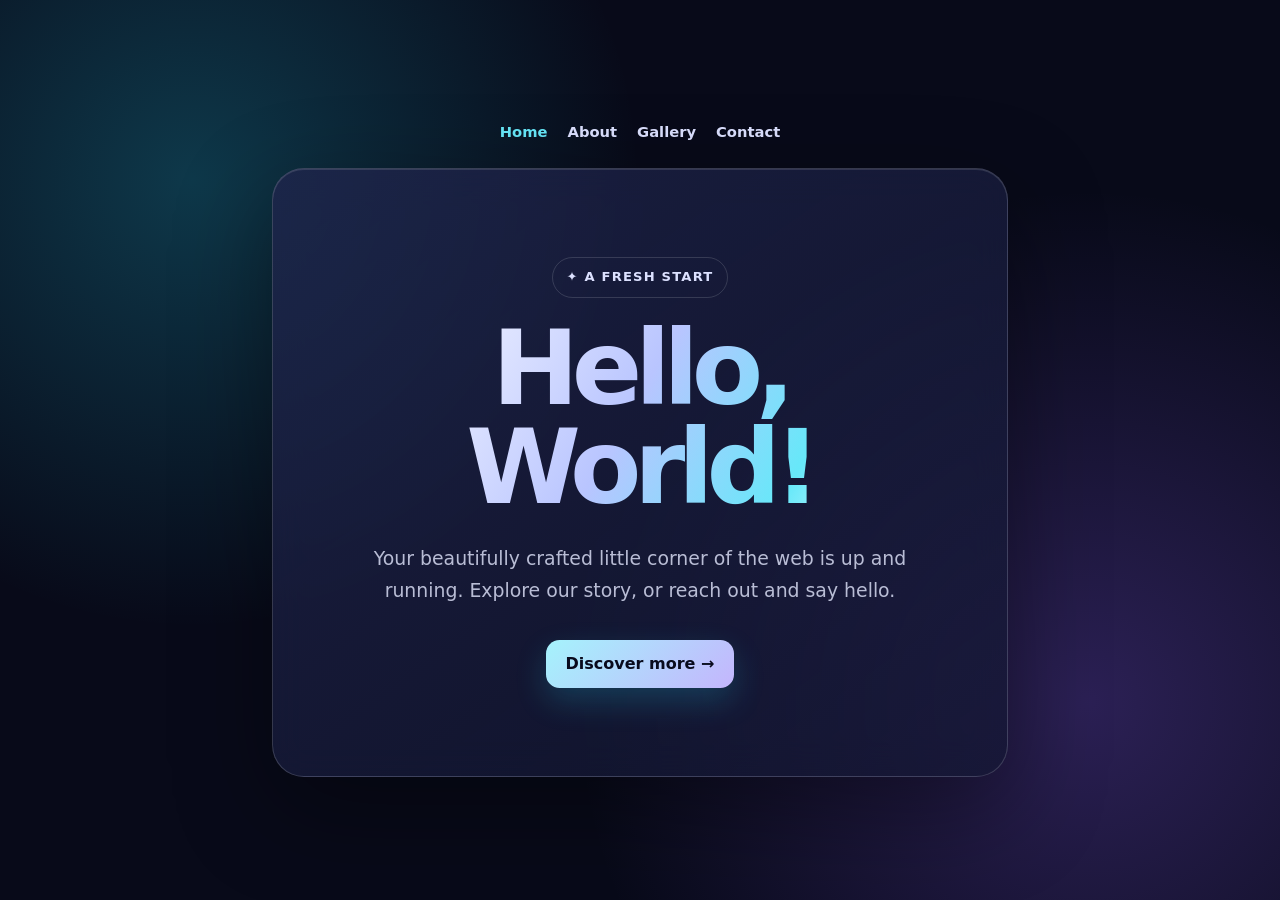
<file: index.html>
<!doctype html>
<html lang="en">
  <head>
    <meta charset="UTF-8" />
    <meta name="viewport" content="width=device-width, initial-scale=1.0" />
    <meta name="description" content="A polished Hello World home page." />
    <title>Home | Hello, World!</title>
    <link rel="stylesheet" href="styles.css" />
  </head>
  <body>
    <main>
      <nav aria-label="Main navigation">
        <a class="active" href="index.html" aria-current="page">Home</a>
        <a href="about.html">About</a>
        <a href="gallery.html">Gallery</a>
        <a href="contact.html">Contact</a>
      </nav>

      <section class="card" aria-labelledby="title">
        <p class="eyebrow">✦ A fresh start</p>
        <h1 id="title">Hello, World!</h1>
        <p>Your beautifully crafted little corner of the web is up and running. Explore our story, or reach out and say hello.</p>
        <a class="button" href="about.html">Discover more →</a>
      </section>
    </main>
  </body>
</html>
</file>
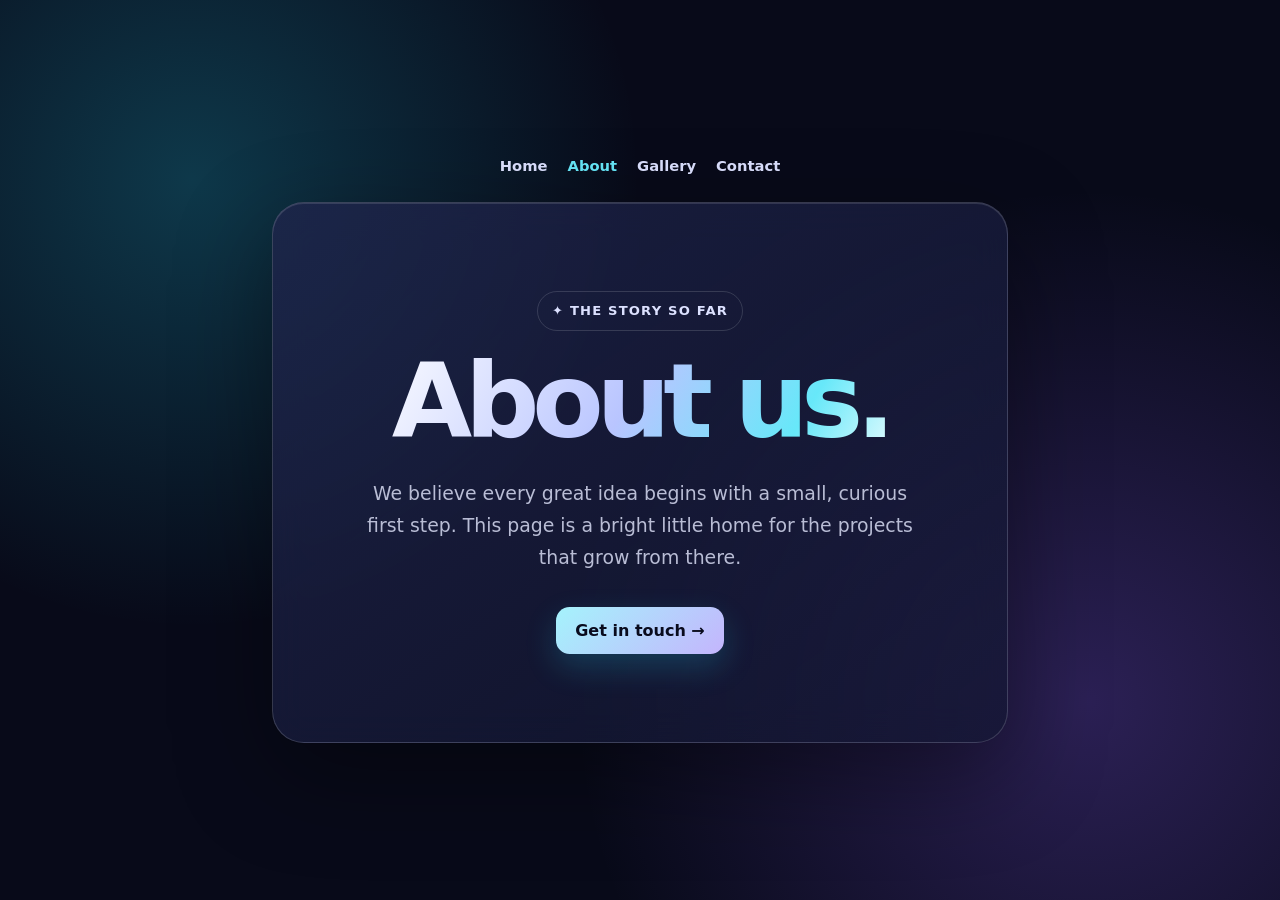
<file: about.html>
<!doctype html>
<html lang="en">
  <head>
    <meta charset="UTF-8" />
    <meta name="viewport" content="width=device-width, initial-scale=1.0" />
    <meta name="description" content="About this Hello World project." />
    <title>About | Hello, World!</title>
    <link rel="stylesheet" href="styles.css" />
  </head>
  <body>
    <main>
      <nav aria-label="Main navigation">
        <a href="index.html">Home</a>
        <a class="active" href="about.html" aria-current="page">About</a>
        <a href="gallery.html">Gallery</a>
        <a href="contact.html">Contact</a>
      </nav>
      <section class="card" aria-labelledby="title">
        <p class="eyebrow">✦ The story so far</p>
        <h1 id="title">About us.</h1>
        <p>We believe every great idea begins with a small, curious first step. This page is a bright little home for the projects that grow from there.</p>
        <a class="button" href="contact.html">Get in touch →</a>
      </section>
    </main>
  </body>
</html>
</file>
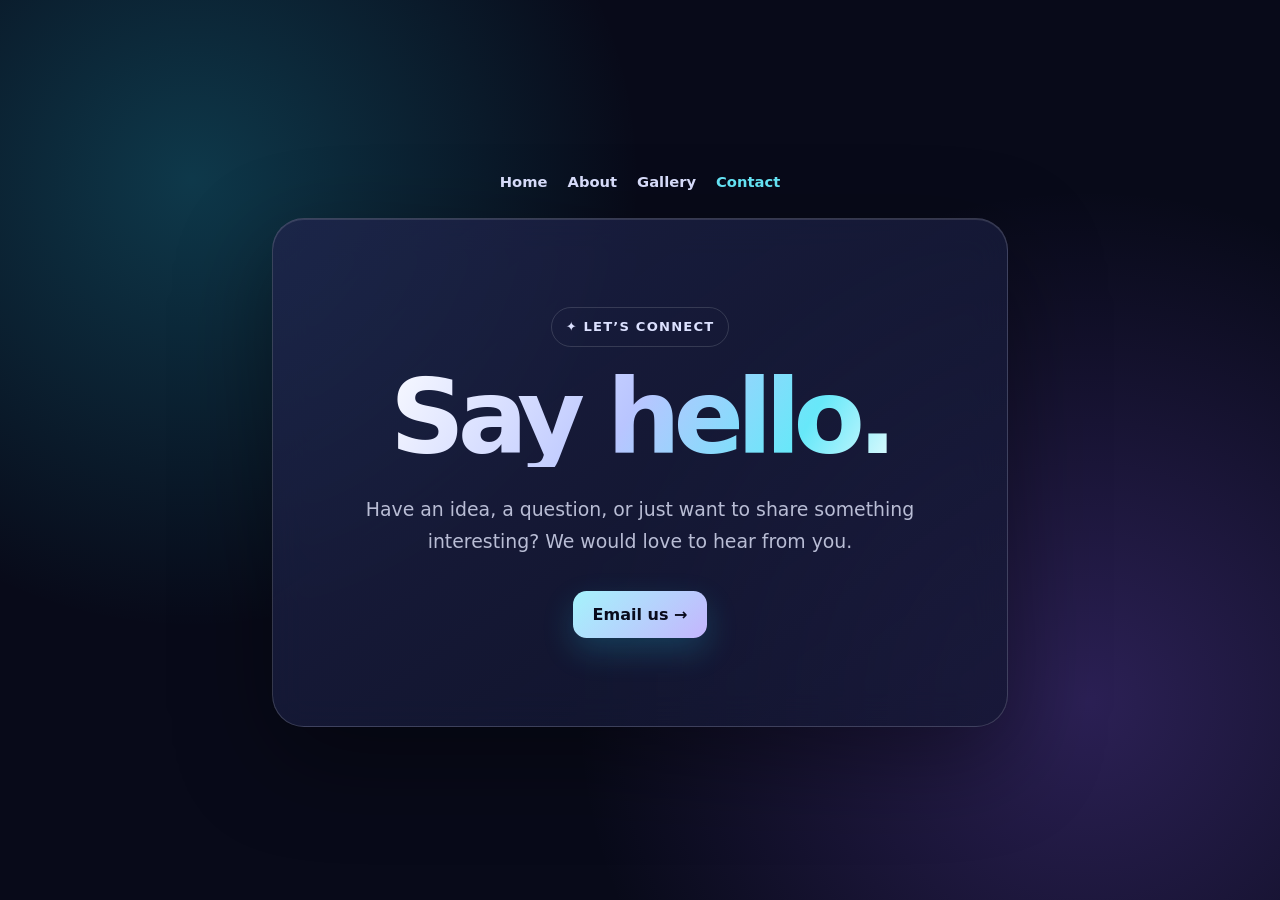
<file: contact.html>
<!doctype html>
<html lang="en">
  <head>
    <meta charset="UTF-8" />
    <meta name="viewport" content="width=device-width, initial-scale=1.0" />
    <meta name="description" content="Contact the Hello World project." />
    <title>Contact us | Hello, World!</title>
    <link rel="stylesheet" href="styles.css" />
  </head>
  <body>
    <main>
      <nav aria-label="Main navigation">
        <a href="index.html">Home</a>
        <a href="about.html">About</a>
        <a href="gallery.html">Gallery</a>
        <a class="active" href="contact.html" aria-current="page">Contact</a>
      </nav>
      <section class="card" aria-labelledby="title">
        <p class="eyebrow">✦ Let’s connect</p>
        <h1 id="title">Say hello.</h1>
        <p>Have an idea, a question, or just want to share something interesting? We would love to hear from you.</p>
        <a class="button" href="mailto:hello@example.com">Email us →</a>
      </section>
    </main>
  </body>
</html>
</file>
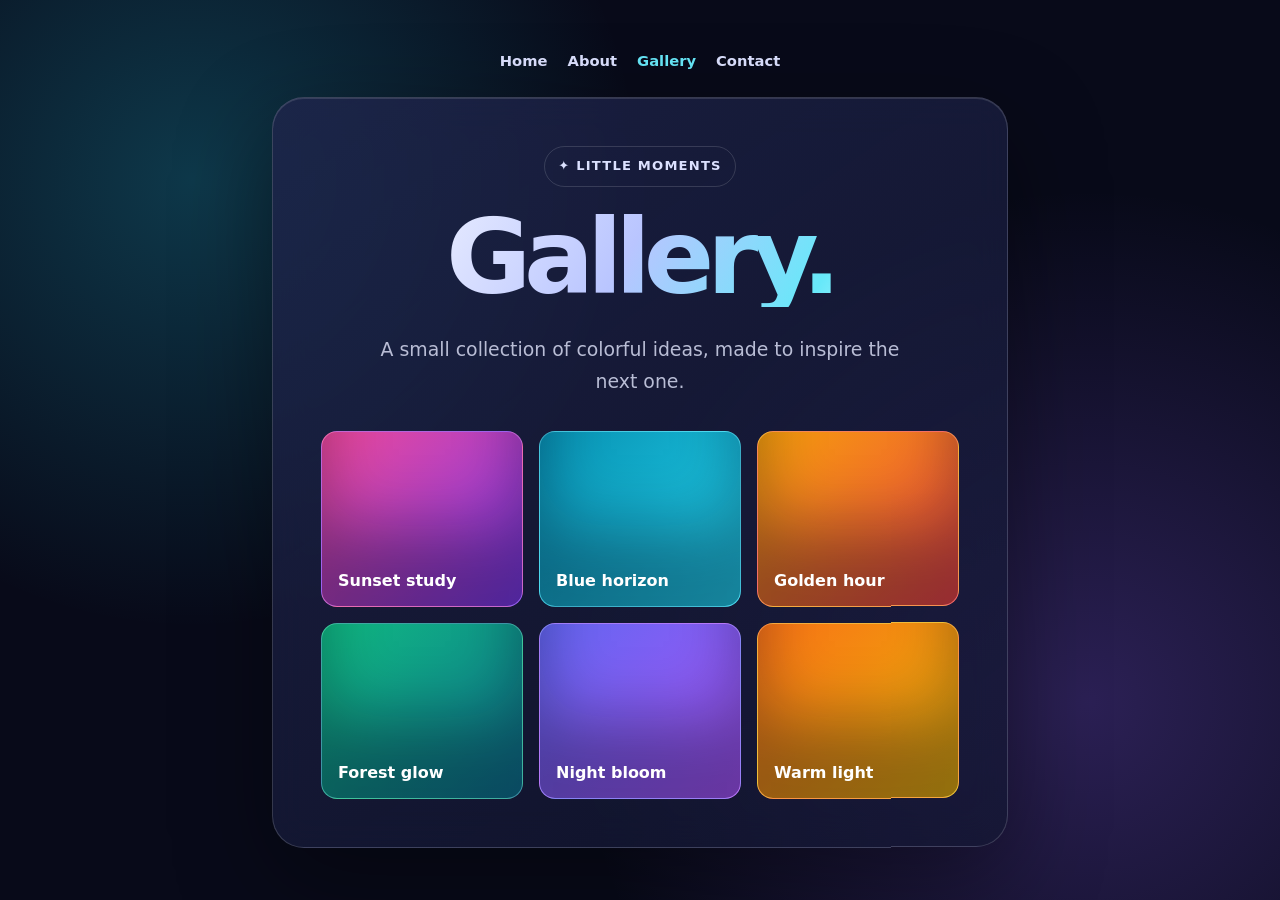
<file: gallary.html>
<!doctype html>
<html lang="en">
  <head>
    <meta charset="UTF-8" />
    <meta name="viewport" content="width=device-width, initial-scale=1.0" />
    <meta name="description" content="A colorful collection of creative moments." />
    <title>Gallery | Hello, World!</title>
    <link rel="stylesheet" href="styles.css" />
  </head>
  <body>
    <main>
      <nav aria-label="Main navigation">
        <a href="index.html">Home</a>
        <a href="about.html">About</a>
        <a class="active" href="gallery.html" aria-current="page">Gallery</a>
        <a href="contact.html">Contact</a>
      </nav>

      <section class="card gallery-card" aria-labelledby="title">
        <p class="eyebrow">✦ Little moments</p>
        <h1 id="title">Gallery.</h1>
        <p>A small collection of colorful ideas, made to inspire the next one.</p>
        <div class="gallery" aria-label="Creative gallery">
          <div class="gallery-item">Sunset study</div>
          <div class="gallery-item">Blue horizon</div>
          <div class="gallery-item">Golden hour</div>
          <div class="gallery-item">Forest glow</div>
          <div class="gallery-item">Night bloom</div>
          <div class="gallery-item">Warm light</div>
        </div>
      </section>
    </main>
  </body>
</html>
</file>
<file: styles.css>
:root { color-scheme: dark; }
* { box-sizing: border-box; }
body { min-height: 100vh; margin: 0; display: grid; place-items: center; overflow: hidden; padding: 1.5rem; color: #f6f7ff; font-family: Inter, ui-sans-serif, system-ui, -apple-system, "Segoe UI", sans-serif; background: radial-gradient(circle at 15% 20%, rgba(34, 211, 238, .23), transparent 28rem), radial-gradient(circle at 85% 78%, rgba(139, 92, 246, .27), transparent 32rem), #080a19; }
main { width: min(100%, 46rem); text-align: center; }
nav { display: flex; justify-content: center; gap: 1.25rem; margin-bottom: 1.75rem; }
nav a { color: #dce1ff; font-size: .92rem; font-weight: 700; text-decoration: none; }
nav a:hover, nav a:focus-visible, nav a.active { color: #67e8f9; }
.card { padding: clamp(2.5rem, 7vw, 5.5rem); border: 1px solid rgba(255, 255, 255, .16); border-radius: 2rem; background: linear-gradient(145deg, rgba(31, 36, 75, .8), rgba(18, 22, 48, .68)); box-shadow: 0 2rem 6rem rgba(0, 0, 0, .38), inset 0 1px rgba(255, 255, 255, .12); backdrop-filter: blur(18px); animation: enter 700ms cubic-bezier(.2, .8, .2, 1) both; }
.eyebrow { display: inline-block; margin: 0 0 1.35rem; padding: .5rem .85rem; border: 1px solid rgba(255, 255, 255, .14); border-radius: 999px; color: #dce1ff; font-size: .82rem; font-weight: 700; letter-spacing: .09em; text-transform: uppercase; }
h1 { margin: 0; font-size: clamp(3.1rem, 10vw, 6.5rem); line-height: .95; letter-spacing: -.07em; background: linear-gradient(120deg, #fff, #b9c5ff 48%, #67e8f9 78%, #fff); -webkit-background-clip: text; background-clip: text; color: transparent; }
p { max-width: 35rem; margin: 1.6rem auto 2.1rem; color: #b9bdd5; font-size: clamp(1rem, 2vw, 1.18rem); line-height: 1.7; }
.button { display: inline-block; padding: .9rem 1.2rem; border: 0; border-radius: .85rem; color: #090b1d; background: linear-gradient(135deg, #a5f3fc, #c4b5fd); box-shadow: 0 .8rem 2rem rgba(34, 211, 238, .2); cursor: pointer; font: inherit; font-weight: 800; text-decoration: none; transition: transform 180ms ease, box-shadow 180ms ease; }
.button:hover { transform: translateY(-3px); box-shadow: 0 1.1rem 2.4rem rgba(139, 92, 246, .35); }
.button:focus-visible { outline: 3px solid white; outline-offset: 4px; }
.gallery-card { padding: clamp(1.5rem, 5vw, 3rem); }
.gallery { display: grid; grid-template-columns: repeat(3, 1fr); gap: 1rem; margin-top: 2rem; }
.gallery-item { min-height: 11rem; display: grid; place-items: end start; padding: 1rem; border: 1px solid rgba(255, 255, 255, .2); border-radius: 1rem; color: white; font-weight: 800; text-align: left; box-shadow: inset 0 -5rem 4rem rgba(4, 6, 24, .38); transition: transform 180ms ease; }
.gallery-item:hover { transform: translateY(-5px); }
.gallery-item:nth-child(1) { background: linear-gradient(135deg, #ec4899, #7c3aed); }
.gallery-item:nth-child(2) { background: linear-gradient(135deg, #0891b2, #22d3ee); }
.gallery-item:nth-child(3) { background: linear-gradient(135deg, #f59e0b, #ef4444); }
.gallery-item:nth-child(4) { background: linear-gradient(135deg, #10b981, #0e7490); }
.gallery-item:nth-child(5) { background: linear-gradient(135deg, #6366f1, #a855f7); }
.gallery-item:nth-child(6) { background: linear-gradient(135deg, #f97316, #eab308); }
@media (max-width: 38rem) { .gallery { grid-template-columns: repeat(2, 1fr); } .gallery-item { min-height: 8.5rem; } }
@keyframes enter { from { opacity: 0; transform: translateY(1.5rem) scale(.98); } to { opacity: 1; transform: none; } }
@media (prefers-reduced-motion: reduce) { * { animation-duration: .01ms !important; transition-duration: .01ms !important; } }
</file>
